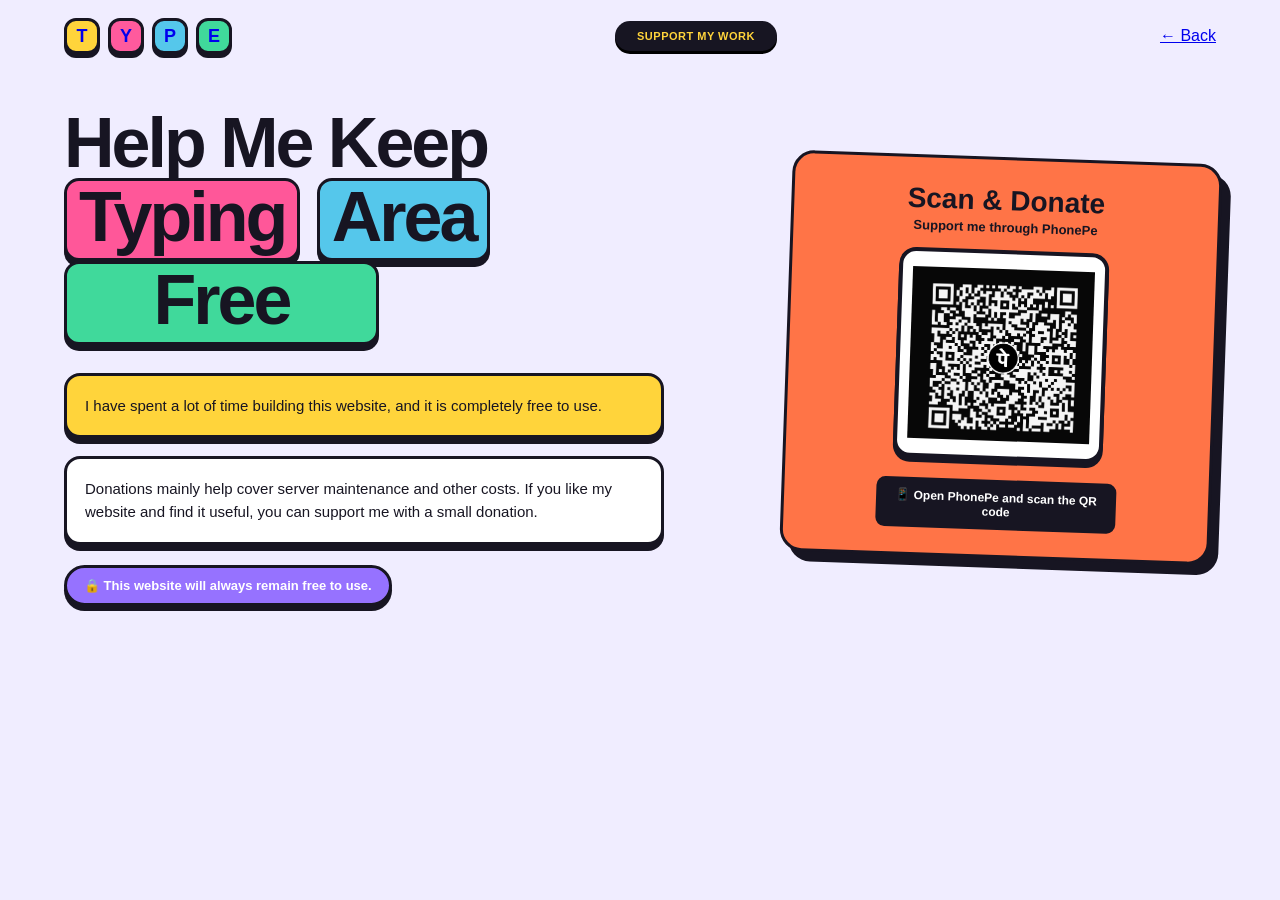
<file: donation.html>
<!DOCTYPE html>
<html lang="en">

<head>
    <meta charset="UTF-8">
    <meta name="viewport" content="width=device-width, initial-scale=1.0">

    <title>Support My Work</title>

    <link rel="stylesheet" href="donation.css">
</head>

<body>


    <div class="page">

        <!-- Top -->
        <header>
            <a href="index.html" class="logo">
                <span>T</span>
                <span>Y</span>
                <span>P</span>
                <span>E</span>
            </a>

            <a href="#donate" class="top-btn">
                SUPPORT MY WORK
            </a>
            <a href="index.html" class="back-btn">

                ← Back
            </a>
        </header>


        <!-- Main -->
        <main>

            <!-- Left -->
            <section class="content">

                <h1>
                    Help Me Keep
                    <br>

                    <span class="pink">Typing</span>
                    <span class="blue">Area</span>

                    <br>

                    <span class="green">Free</span>
                </h1>


                <div class="yellow-box">
                    I have spent a lot of time building this website,
                    and it is completely free to use.
                </div>


                <div class="white-box">
                    Donations mainly help cover server maintenance
                    and other costs. If you like my website and find
                    it useful, you can support me with a small donation.
                </div>


                <div class="free-box">
                    🔒 This website will always remain free to use.
                </div>

            </section>


            <!-- Right -->
            <section class="donation-box" id="donate">

                <h2>Scan &amp; Donate</h2>

                <p>Support me through PhonePe</p>

                <div class="qr-container">
                    <img src="qr.png" alt="PhonePe QR Code">
                </div>

                <div class="scan-note">
                    📱 Open PhonePe and scan the QR code
                </div>

            </section>

        </main>

    </div>

</body>

</html>
</file>
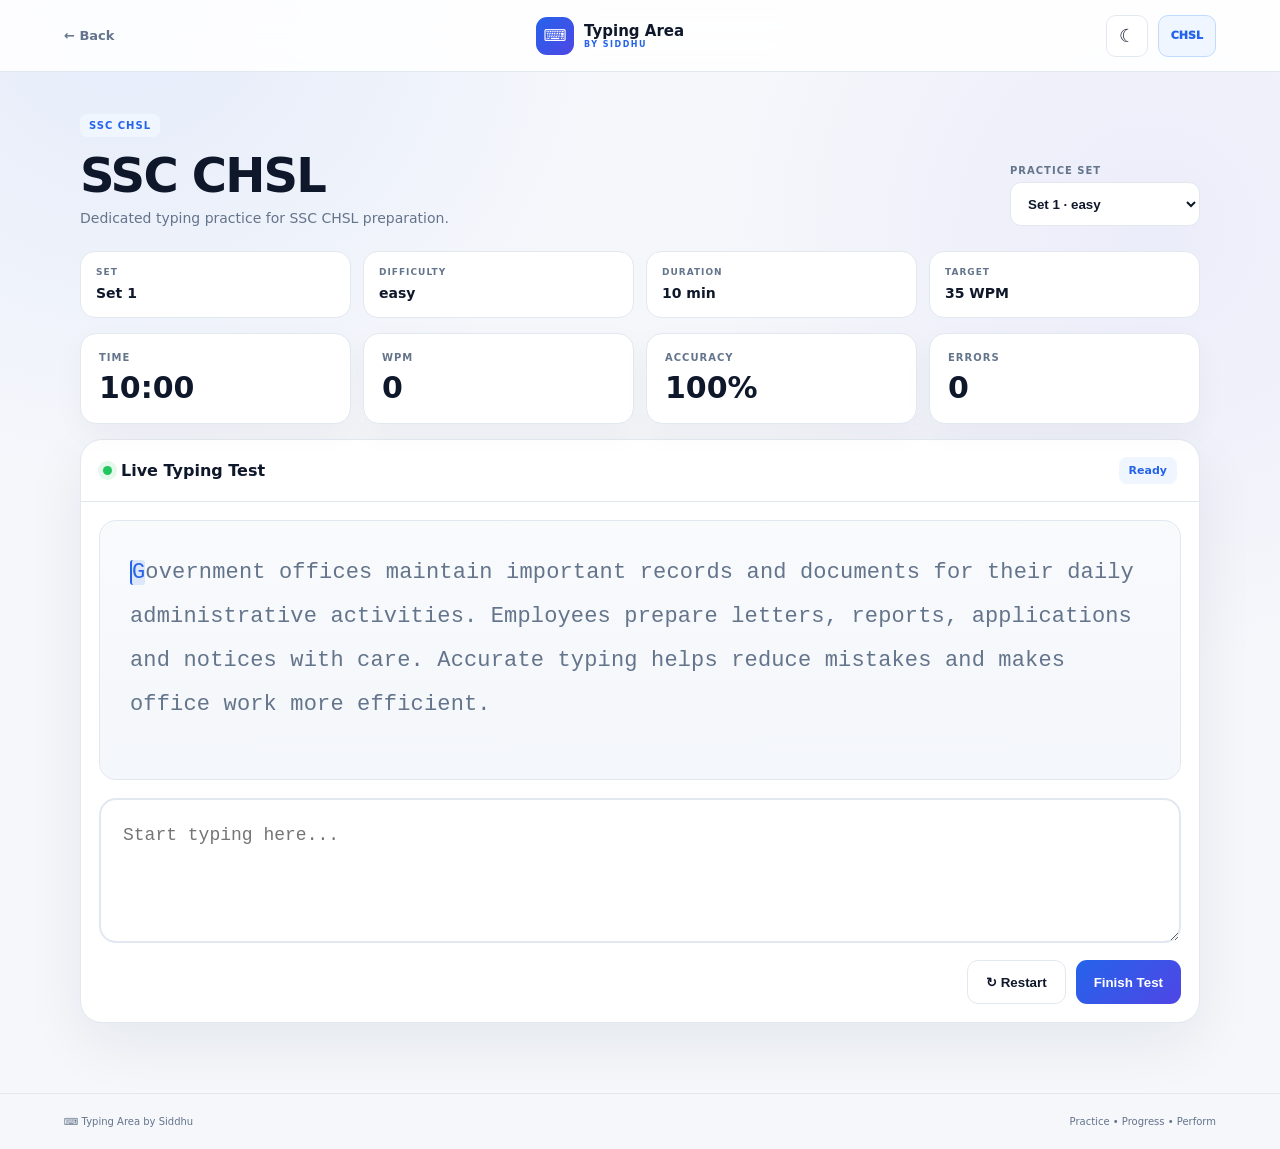
<file: exam-practice.html>
<!DOCTYPE html>
<html lang="en">

<head>

    <meta charset="UTF-8">

    <meta name="viewport" content="width=device-width, initial-scale=1.0">

    <title>Typing Practice | Typing Area by Siddhu</title>

    <link rel="stylesheet" href="exam-practice.css">

</head>

<body>

    <header class="test-header">

        <a 
        href="index.html#exams" 
        class="back">

            ← Back

        </a>

        <div class="test-brand">

            <span class="mini-logo">
                ⌨
            </span>

            <div>

                <b>
                    Typing Area
                </b>

                <small>
                    BY SIDDHU
                </small>

            </div>

        </div>

       <div class="practice-actions">

    <button
        id="practiceTheme"
        class="practice-theme"
        type="button">
        ☾
    </button>

    <div
        id="examLogo"
        class="exam-logo">
        EXAM
    </div>

</div>

    </header>
    


    <main class="test-container">


        <!-- EXAM INFORMATION -->

        <section class="exam-heading">

            <div>

                <div id="examTag" class="tag">
                    EXAM
                </div>

                <h1 id="examTitle">
                    Typing Practice
                </h1>

                <p id="examDescription">
                    Practice typing accurately and improve your speed.
                </p>

            </div>


            <div class="set-select">

                <label>
                    Practice Set
                </label>

                <select id="setSelect">
                </select>

            </div>

        </section>


        <!-- SET INFO -->

        <section class="set-info">

            <div>
                <span>SET</span>
                <b id="setName">Set 1</b>
            </div>

            <div>
                <span>DIFFICULTY</span>
                <b id="difficulty">Medium</b>
            </div>

            <div>
                <span>DURATION</span>
                <b id="durationLabel">10 min</b>
            </div>

            <div>
                <span>TARGET</span>
                <b id="target">Typing</b>
            </div>

        </section>


        <!-- LIVE STATS -->

        <section class="live-stats">

            <div class="live-card">

                <span>TIME</span>

                <strong id="time">
                    10:00
                </strong>

            </div>


            <div class="live-card">

                <span>WPM</span>

                <strong id="wpm">
                    0
                </strong>

            </div>


            <div class="live-card">

                <span>ACCURACY</span>

                <strong id="accuracy">
                    100%
                </strong>

            </div>


            <div class="live-card">

                <span>ERRORS</span>

                <strong id="errors">
                    0
                </strong>

            </div>

        </section>


        <!-- TYPING AREA -->

        <section class="typing-card">

            <div class="typing-head">

                <div>

                    <span class="live-dot"></span>

                    <b>
                        Live Typing Test
                    </b>

                </div>

                <span id="status" class="status">
                    Ready
                </span>

            </div>


            <div id="passage" class="passage">

            </div>


            <textarea id="input" spellcheck="false" autocomplete="off" autocorrect="off" autocapitalize="off"
                placeholder="Start typing here...">
        </textarea>


            <div class="bottom-controls">

                <button id="restart" class="secondary-btn">

                    ↻ Restart

                </button>

                <button id="finish" class="primary-btn">

                    Finish Test

                </button>

            </div>

        </section>


        <!-- RESULT -->

        <section id="result" class="result hidden">

            <div class="result-icon">
                ✓
            </div>

            <div>

                <small>
                    TEST COMPLETE
                </small>

                <h2>
                    Good work!
                </h2>

                <p id="resultText">
                    0 WPM · 100% accuracy
                </p>

            </div>

            <button id="retry" class="primary-btn">

                Try Again

            </button>

        </section>


    </main>


    <footer>

        <span>
            ⌨ Typing Area by Siddhu
        </span>

        <span>
            Practice • Progress • Perform
        </span>

    </footer>


    <script src="exam-practice.js"></script>

</body>

</html>
</file>
<file: donation.css>
* {
    margin: 0;
    padding: 0;
    box-sizing: border-box;
}

body {
    font-family: Arial, Helvetica, sans-serif;

    background: #f0edff;

    color: #171522;
}


/* Main Page */

.page {
    min-height: 100vh;
    padding: 18px 5%;
}


/* Header */

header {
    display: flex;
    justify-content: space-between;
    align-items: center;

    margin-bottom: 55px;
}


/* Logo */

.logo {
    display: flex;
    gap: 8px;

    text-decoration: none;
}

.logo span {
    width: 36px;
    height: 36px;

    display: flex;
    align-items: center;
    justify-content: center;

    border: 3px solid #171522;
    border-radius: 12px;

    font-size: 18px;
    font-weight: 900;

    box-shadow: 0 4px 0 #171522;
}

.logo span:nth-child(1) {
    background: #ffd43b;
}

.logo span:nth-child(2) {
    background: #ff5a9d;
}

.logo span:nth-child(3) {
    background: #55c7eb;
}

.logo span:nth-child(4) {
    background: #40d99b;
}


/* Top Button */

.top-btn {
    text-decoration: none;

    padding: 9px 22px;

    background: #171522;
    color: #ffd43b;

    border-radius: 20px;

    font-size: 11px;
    font-weight: 900;

    letter-spacing: 0.5px;

    box-shadow: 0 3px 0 #000;
}


/* Main Layout */

main {
    max-width: 1200px;

    margin: auto;

    display: grid;

    grid-template-columns: 1fr 430px;

    gap: 60px;

    align-items: center;
}


/* Left Content */

.content {
    max-width: 600px;
}


/* Heading */

h1 {
    font-size: clamp(48px, 6vw, 70px);

    line-height: 0.98;

    font-weight: 900;

    letter-spacing: -3px;

    margin-bottom: 28px;
}

h1 span {
    display: inline-block;

    border: 3px solid #171522;

    border-radius: 15px;

    padding: 2px 12px 7px;

    box-shadow: 0 6px 0 #171522;
}

.pink {
    background: #ff5799;
}

.blue {
    background: #55c7eb;
}

.green {
    background: #40d99b;

    min-width: 315px;

    text-align: center;
}


/* Text Boxes */

.yellow-box,
.white-box {
    width: 100%;

    padding: 18px;

    border: 3px solid #171522;

    border-radius: 16px;

    font-size: 15px;

    line-height: 1.55;

    box-shadow: 0 6px 0 #171522;
}

.yellow-box {
    background: #ffd43b;

    margin-bottom: 18px;
}

.white-box {
    background: white;

    margin-bottom: 20px;
}


/* Free Box */

.free-box {
    display: inline-block;

    padding: 10px 17px;

    background: #9672ff;

    color: white;

    border: 3px solid #171522;

    border-radius: 25px;

    font-size: 13px;
    font-weight: 800;

    box-shadow: 0 5px 0 #171522;
}


/* Donation Card */

.donation-box {
    background: #ff7447;

    border: 3px solid #171522;

    border-radius: 22px;

    padding: 25px 20px;

    text-align: center;

    transform: rotate(2deg);

    box-shadow: 9px 10px 0 #171522;
}


/* Donation Heading */

.donation-box h2 {
    font-size: 28px;

    margin-bottom: 3px;
}

.donation-box p {
    font-size: 13px;

    font-weight: 600;

    margin-bottom: 15px;
}


/* QR */

.qr-container {
    width: 210px;
    height: 210px;

    margin: auto;

    padding: 10px;

    background: white;

    border: 4px solid #171522;

    border-radius: 17px;

    box-shadow: 0 5px 0 #171522;
}

.qr-container img {
    width: 100%;
    height: 100%;

    object-fit: contain;

    display: block;
}


/* Scan Note */

.scan-note {
    max-width: 240px;

    margin: 20px auto 0;

    padding: 11px 12px;

    background: #171522;

    color: white;

    border-radius: 9px;

    font-size: 12px;

    font-weight: 700;
}


/* Mobile */

@media (max-width: 850px) {

    .page {
        padding: 18px 20px 40px;
    }

    header {
        margin-bottom: 35px;
    }

    main {
        grid-template-columns: 1fr;

        gap: 45px;
    }

    .content {
        max-width: 600px;
        margin: auto;
    }

    .donation-box {
        max-width: 430px;
        width: 100%;

        margin: auto;
    }

    h1 {
        font-size: 48px;
    }

    .green {
        min-width: 250px;
    }
}


@media (max-width: 500px) {

    .top-btn {
        font-size: 9px;

        padding: 8px 13px;
    }

    .logo span {
        width: 31px;
        height: 31px;

        font-size: 15px;
    }

    h1 {
        font-size: 40px;

        letter-spacing: -2px;
    }

    .green {
        min-width: 220px;
    }

    .donation-box {
        padding: 22px 15px;
    }

    .qr-container {
        width: 200px;
        height: 200px;
    }
}
</file>
<file: exam-practice.css>
* {
    box-sizing: border-box;
}

:root {

    --bg: #f5f7fb;
    --card: #ffffff;
    --soft: #f8fafc;
    --text: #0f172a;
    --muted: #64748b;
    --border: #e2e8f0;
    --blue: #2563eb;
    --blue2: #4f46e5;
    --green: #16a34a;
    --red: #dc2626;

}

* {
    box-sizing: border-box;
}

body {

    margin: 0;

    background:
        radial-gradient(
            circle at 10% 0%,
            rgba(37, 99, 235, .08),
            transparent 30%
        ),
        radial-gradient(
            circle at 90% 20%,
            rgba(79, 70, 229, .06),
            transparent 30%
        ),
        var(--bg);

    color: var(--text);

    font-family:
        Inter,
        system-ui,
        -apple-system,
        BlinkMacSystemFont,
        "Segoe UI",
        Arial,
        sans-serif;

}


/* HEADER */

.test-header {

    height: 72px;

    padding:
        0 5%;

    display: flex;

    align-items: center;

    justify-content: space-between;

    background:
        rgba(255,255,255,.88);

    backdrop-filter:
        blur(18px);

    border-bottom:
        1px solid var(--border);

    position: sticky;

    top: 0;

    z-index: 20;

}


.back {

    text-decoration: none;

    color: var(--muted);

    font-size: 13px;

    font-weight: 800;

}

.back:hover {
    color: var(--blue);
}


.test-brand {

    display: flex;

    align-items: center;

    gap: 10px;

}

.mini-logo {

    width: 38px;
    height: 38px;

    display: grid;

    place-items: center;

    border-radius: 11px;

    color: white;

    background:
        linear-gradient(
            135deg,
            var(--blue),
            var(--blue2)
        );

}

.test-brand b {

    display: block;

    font-size: 15px;

}

.test-brand small {

    display: block;

    color: var(--blue);

    font-size: 8px;

    font-weight: 900;

    letter-spacing: 1.5px;

}


.exam-logo {

    min-width: 58px;

    height: 42px;

    padding: 0 12px;

    display: grid;

    place-items: center;

    border-radius: 10px;

    background: #eff6ff;

    color: var(--blue);

    font-size: 11px;

    font-weight: 950;

    border: 1px solid #bfdbfe;

}


/* MAIN */

.test-container {

    width:
        min(1120px, 92%);

    margin: auto;

    padding:
        42px 0 70px;

}


/* TITLE */

.exam-heading {

    display: flex;

    align-items: end;

    justify-content: space-between;

    gap: 25px;

    margin-bottom: 25px;

}

.tag {

    display: inline-flex;

    padding: 6px 9px;

    border-radius: 7px;

    background: #eff6ff;

    color: var(--blue);

    font-size: 10px;

    font-weight: 900;

    letter-spacing: 1px;

}

.exam-heading h1 {

    margin:
        10px 0 7px;

    font-size:
        clamp(30px, 5vw, 48px);

    letter-spacing:
        -1.8px;

}

.exam-heading p {

    margin: 0;

    color: var(--muted);

    font-size: 14px;

}


.set-select {

    display: flex;

    flex-direction: column;

    gap: 6px;

}

.set-select label {

    color: var(--muted);

    font-size: 10px;

    font-weight: 900;

    text-transform: uppercase;

    letter-spacing: 1px;

}

.set-select select {

    min-width: 190px;

    height: 44px;

    padding: 0 13px;

    border:
        1px solid var(--border);

    border-radius: 11px;

    background: white;

    color: var(--text);

    font-weight: 800;

}


/* SET INFO */

.set-info {

    display: grid;

    grid-template-columns:
        repeat(4, 1fr);

    gap: 12px;

    margin-bottom: 15px;

}

.set-info > div {

    padding: 15px;

    background: var(--card);

    border:
        1px solid var(--border);

    border-radius: 15px;

}

.set-info span {

    display: block;

    color: var(--muted);

    font-size: 9px;

    font-weight: 900;

    letter-spacing: 1px;

    margin-bottom: 6px;

}

.set-info b {

    font-size: 14px;

}


/* STATS */

.live-stats {

    display: grid;

    grid-template-columns:
        repeat(4, 1fr);

    gap: 12px;

    margin-bottom: 15px;

}

.live-card {

    padding: 18px;

    border:
        1px solid var(--border);

    border-radius: 16px;

    background: var(--card);

    box-shadow:
        0 10px 30px rgba(15,23,42,.04);

}

.live-card span {

    display: block;

    color: var(--muted);

    font-size: 10px;

    font-weight: 900;

    letter-spacing: 1px;

}

.live-card strong {

    display: block;

    margin-top: 7px;

    font-size: 30px;

}


/* TYPING CARD */

.typing-card {

    background: var(--card);

    border:
        1px solid var(--border);

    border-radius: 22px;

    overflow: hidden;

    box-shadow:
        0 20px 60px rgba(15,23,42,.07);

}


/* HEAD */

.typing-head {

    height: 62px;

    padding:
        0 22px;

    display: flex;

    align-items: center;

    justify-content: space-between;

    border-bottom:
        1px solid var(--border);

}

.typing-head > div {

    display: flex;

    align-items: center;

    gap: 9px;

}

.live-dot {

    width: 9px;
    height: 9px;

    border-radius: 50%;

    background:
        #22c55e;

    box-shadow:
        0 0 0 5px
        rgba(34,197,94,.12);

}

.status {

    padding:
        7px 10px;

    border-radius: 8px;

    background: #eff6ff;

    color: var(--blue);

    font-size: 11px;

    font-weight: 900;

}


/* PASSAGE */

.passage {

    width:
        calc(100% - 36px);

    min-height: 260px;

    margin: 18px;

    padding:
        30px;

    border:
        1px solid var(--border);

    border-radius: 17px;

    background:
        linear-gradient(
            180deg,
            #f8fafc,
            #f4f7fb
        );

    color: #64748b;

    font-family:
        "SFMono-Regular",
        Consolas,
        "Liberation Mono",
        monospace;

    font-size:
        clamp(18px, 2vw, 22px);

    line-height: 2;

    letter-spacing:
        .15px;

    white-space:
        pre-wrap;

    overflow-wrap:
        anywhere;

    word-break:
        normal;

}


/* CHARACTER */

.passage span {

    white-space:
        pre;

}

.passage .space {

    display:
        inline-block;

    min-width:
        .38em;

}

.passage .correct {

    color:
        #111827;

}

.passage .wrong {

    color:
        var(--red);

    background:
        rgba(220,38,38,.1);

    border-radius:
        3px;

}

.passage .current {

    color:
        var(--blue);

    background:
        rgba(37,99,235,.12);

    border-left:
        2px solid var(--blue);

    border-radius:
        3px;

}


/* INPUT */

#input {

    display: block;

    width:
        calc(100% - 36px);

    min-height:
        145px;

    margin:
        0 18px 17px;

    padding:
        20px 22px;

    border:
        2px solid var(--border);

    border-radius:
        17px;

    resize:
        vertical;

    outline:
        none;

    background:
        white;

    color:
        #111827;

    font-family:
        "SFMono-Regular",
        Consolas,
        monospace;

    font-size:
        18px;

    line-height:
        1.7;

}

#input:focus {

    border-color:
        var(--blue);

    box-shadow:
        0 0 0 4px
        rgba(37,99,235,.1);

}


/* BUTTONS */

.bottom-controls {

    display: flex;

    justify-content:
        flex-end;

    gap: 10px;

    padding:
        0 18px 18px;

}

.primary-btn,
.secondary-btn {

    height: 44px;

    padding:
        0 18px;

    border-radius:
        11px;

    font-weight:
        900;

    cursor:
        pointer;

}

.primary-btn {

    border:
        0;

    color:
        white;

    background:
        linear-gradient(
            135deg,
            var(--blue),
            var(--blue2)
        );

}

.secondary-btn {

    border:
        1px solid var(--border);

    background:
        white;

    color:
        var(--text);

}


/* RESULT */

.result {

    margin-top:
        16px;

    padding:
        20px;

    display:
        flex;

    align-items:
        center;

    gap:
        15px;

    background:
        #f0fdf4;

    border:
        1px solid #bbf7d0;

    border-radius:
        16px;

}

.result-icon {

    width:
        48px;

    height:
        48px;

    display:
        grid;

    place-items:
        center;

    border-radius:
        14px;

    background:
        #dcfce7;

    color:
        var(--green);

    font-size:
        24px;

    font-weight:
        900;

}

.result h2 {

    margin:
        3px 0;

}

.result small {

    color:
        var(--green);

    font-weight:
        900;

}

.result p {

    margin:
        4px 0 0;

    color:
        var(--muted);

}

.result button {

    margin-left:
        auto;

}


/* HIDDEN */

.hidden {

    display: none !important;

}


/* FOOTER */

footer {

    display:
        flex;

    justify-content:
        space-between;

    padding:
        22px 5%;

    border-top:
        1px solid var(--border);

    color:
        var(--muted);

    font-size:
        10px;

}


/* MOBILE */

@media(max-width:800px) {

    .exam-heading {

        flex-direction:
            column;

        align-items:
            flex-start;

    }

    .set-info,
    .live-stats {

        grid-template-columns:
            repeat(2, 1fr);

    }

}

@media(max-width:550px) {

    .test-header {

        padding:
            0 4%;

    }

    .test-brand {

        display: none;

    }

    .test-container {

        width:
            94%;

        padding-top:
            25px;

    }

    .set-info,
    .live-stats {

        grid-template-columns:
            1fr 1fr;

    }

    .passage {

        min-height:
            240px;

        padding:
            20px;

        margin:
            12px;

        width:
            calc(100% - 24px);

        font-size:
            16px;

        line-height:
            1.9;

    }

    #input {

        width:
            calc(100% - 24px);

        margin:
            0 12px 12px;

    }

    .bottom-controls {

        padding:
            0 12px 12px;

    }

    footer {

        flex-direction:
            column;

        gap:
            7px;

    }

}
/* =================================================
   PRACTICE THEME BUTTON
================================================= */

.practice-actions {
    display: flex;
    align-items: center;
    gap: 10px;
}

.practice-theme {
    width: 42px;
    height: 42px;

    display: grid;
    place-items: center;

    border: 1px solid var(--border);
    border-radius: 10px;

    background: var(--card);
    color: var(--text);

    font-size: 18px;

    cursor: pointer;

    transition: 0.2s ease;
}

.practice-theme:hover {
    transform: translateY(-2px);
}


/* DARK THEME */

body.dark {
    --bg: #0f172a;
    --card: #111827;
    --soft: #1e293b;
    --text: #f1f5f9;
    --muted: #94a3b8;
    --border: #334155;
}


body.dark .test-header {
    background: rgba(15, 23, 42, .90);
}


body.dark .exam-logo {
    background: #172554;
    border-color: #1e40af;
}


body.dark .practice-theme {
    background: var(--card);
    color: var(--text);
}
/* =================================================
   PRACTICE THEME BUTTON
================================================= */

.practice-actions {
    display: flex;
    align-items: center;
    gap: 10px;
}

.practice-theme {
    width: 42px;
    height: 42px;

    display: grid;
    place-items: center;

    border: 1px solid var(--border);
    border-radius: 10px;

    background: var(--card);
    color: var(--text);

    font-size: 18px;

    cursor: pointer;

    transition: 0.2s ease;
}

.practice-theme:hover {
    transform: translateY(-2px);
}


/* DARK THEME */

body.dark {
    --bg: #0f172a;
    --card: #111827;
    --soft: #1e293b;
    --text: #11bca2;
    --muted: #94a3b8;
    --border: #334155;
}


body.dark .test-header {
    background: rgba(15, 23, 42, .90);
}


body.dark .exam-logo {
    background: #172554;
    border-color: #1e40af;
}


body.dark .practice-theme {
    background: var(--card);
    color: var(--text);
}
</file>
